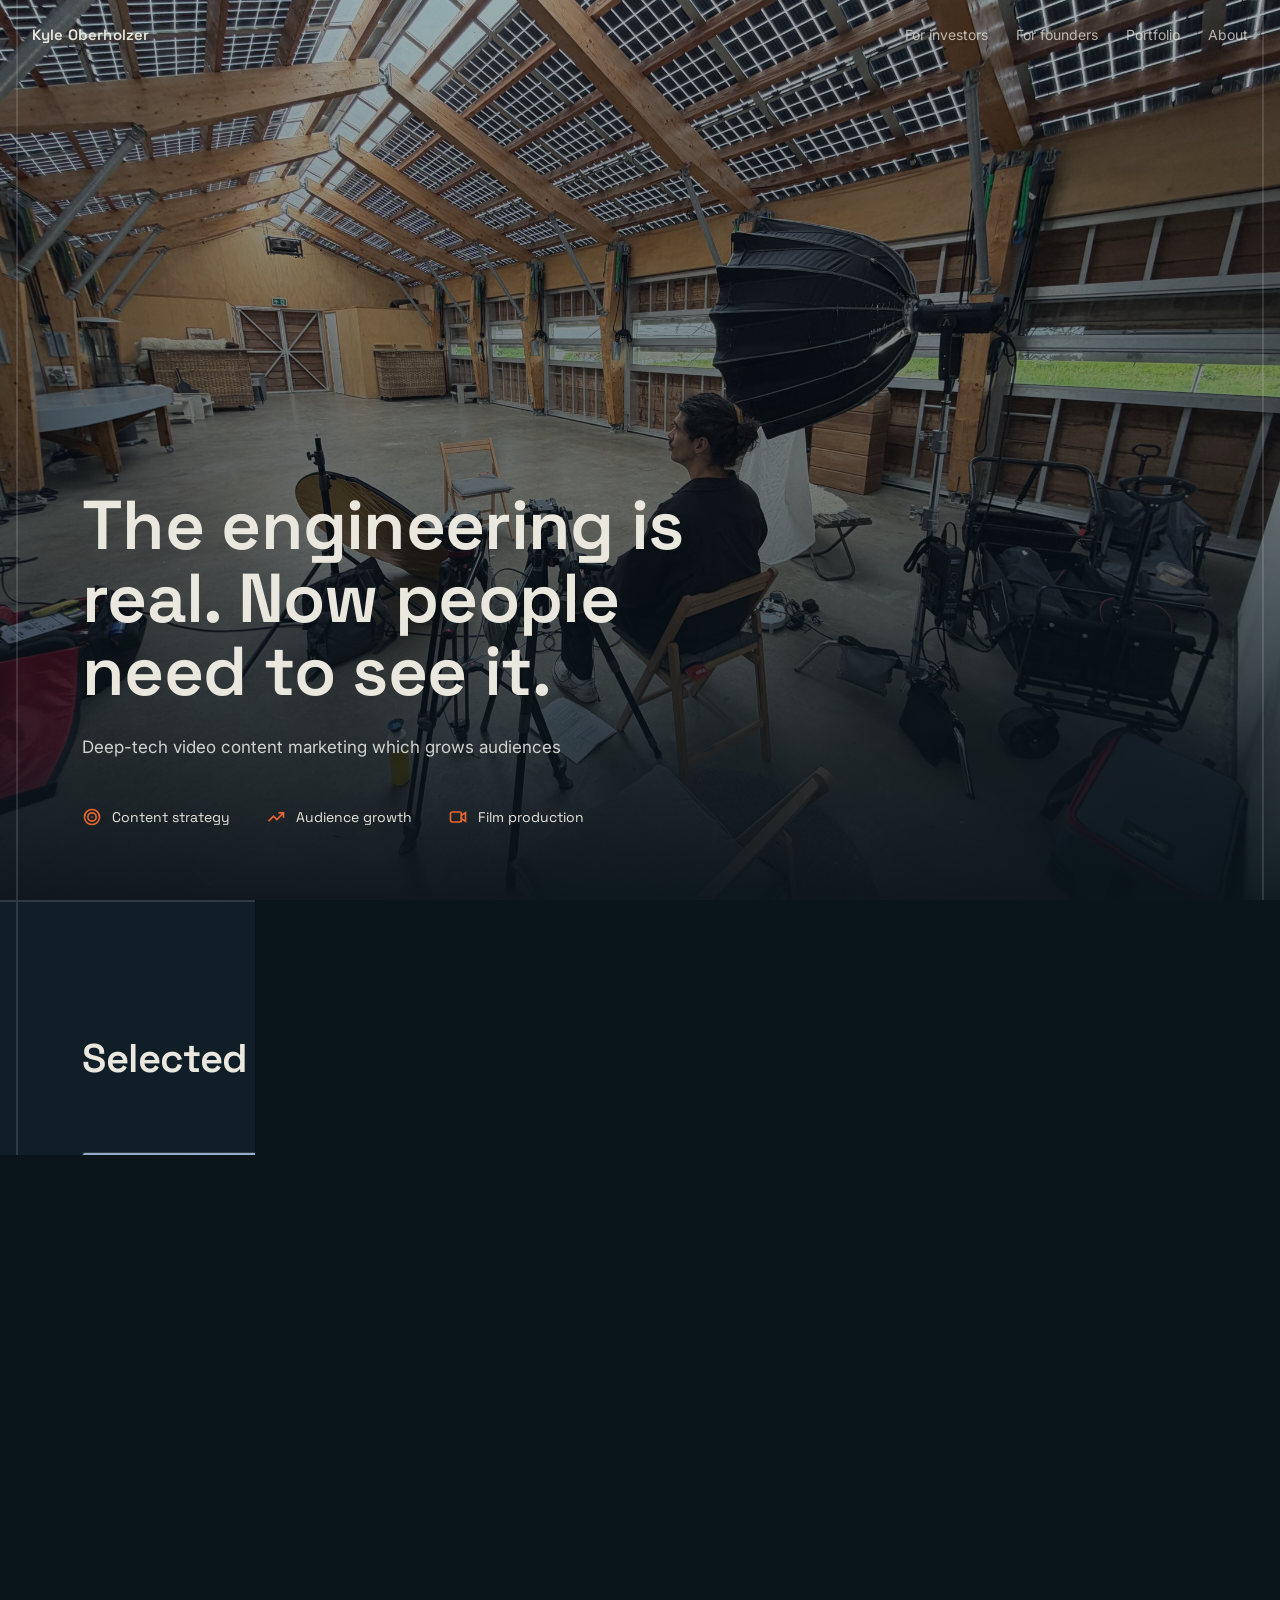
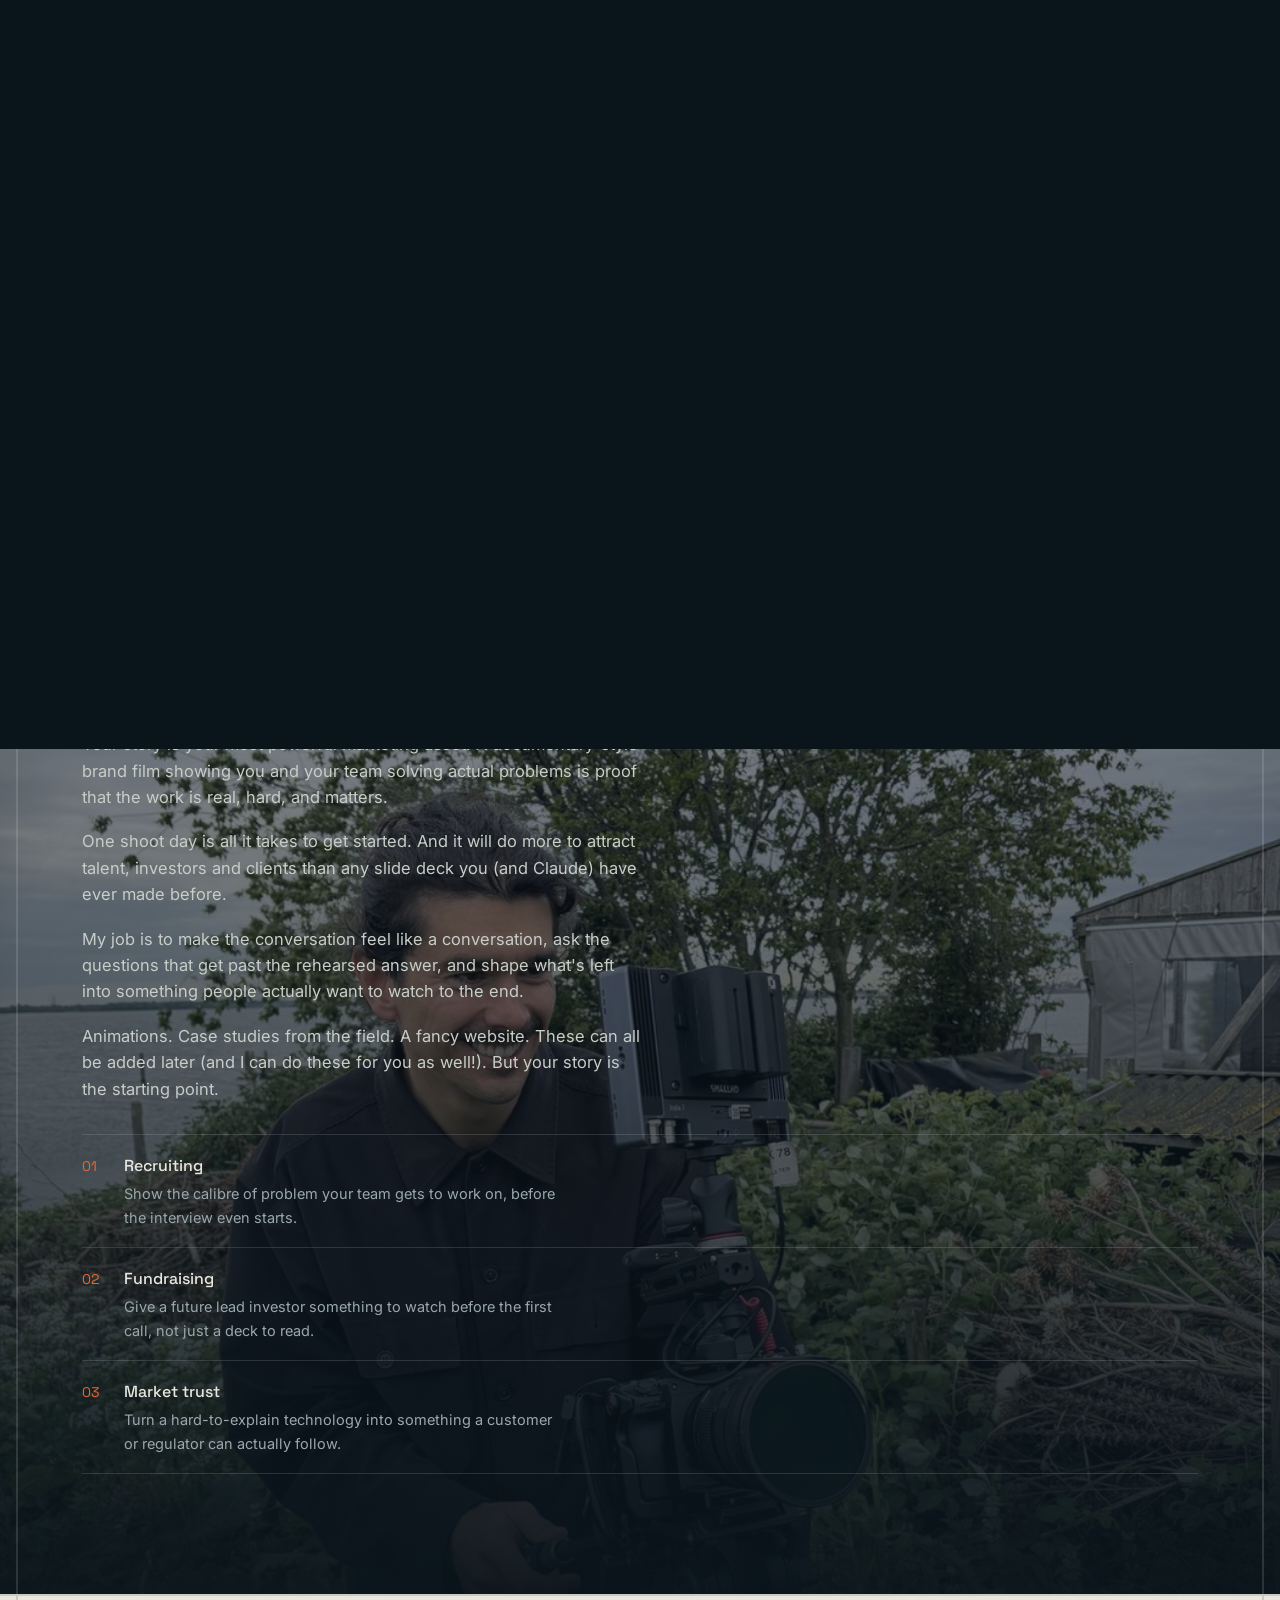
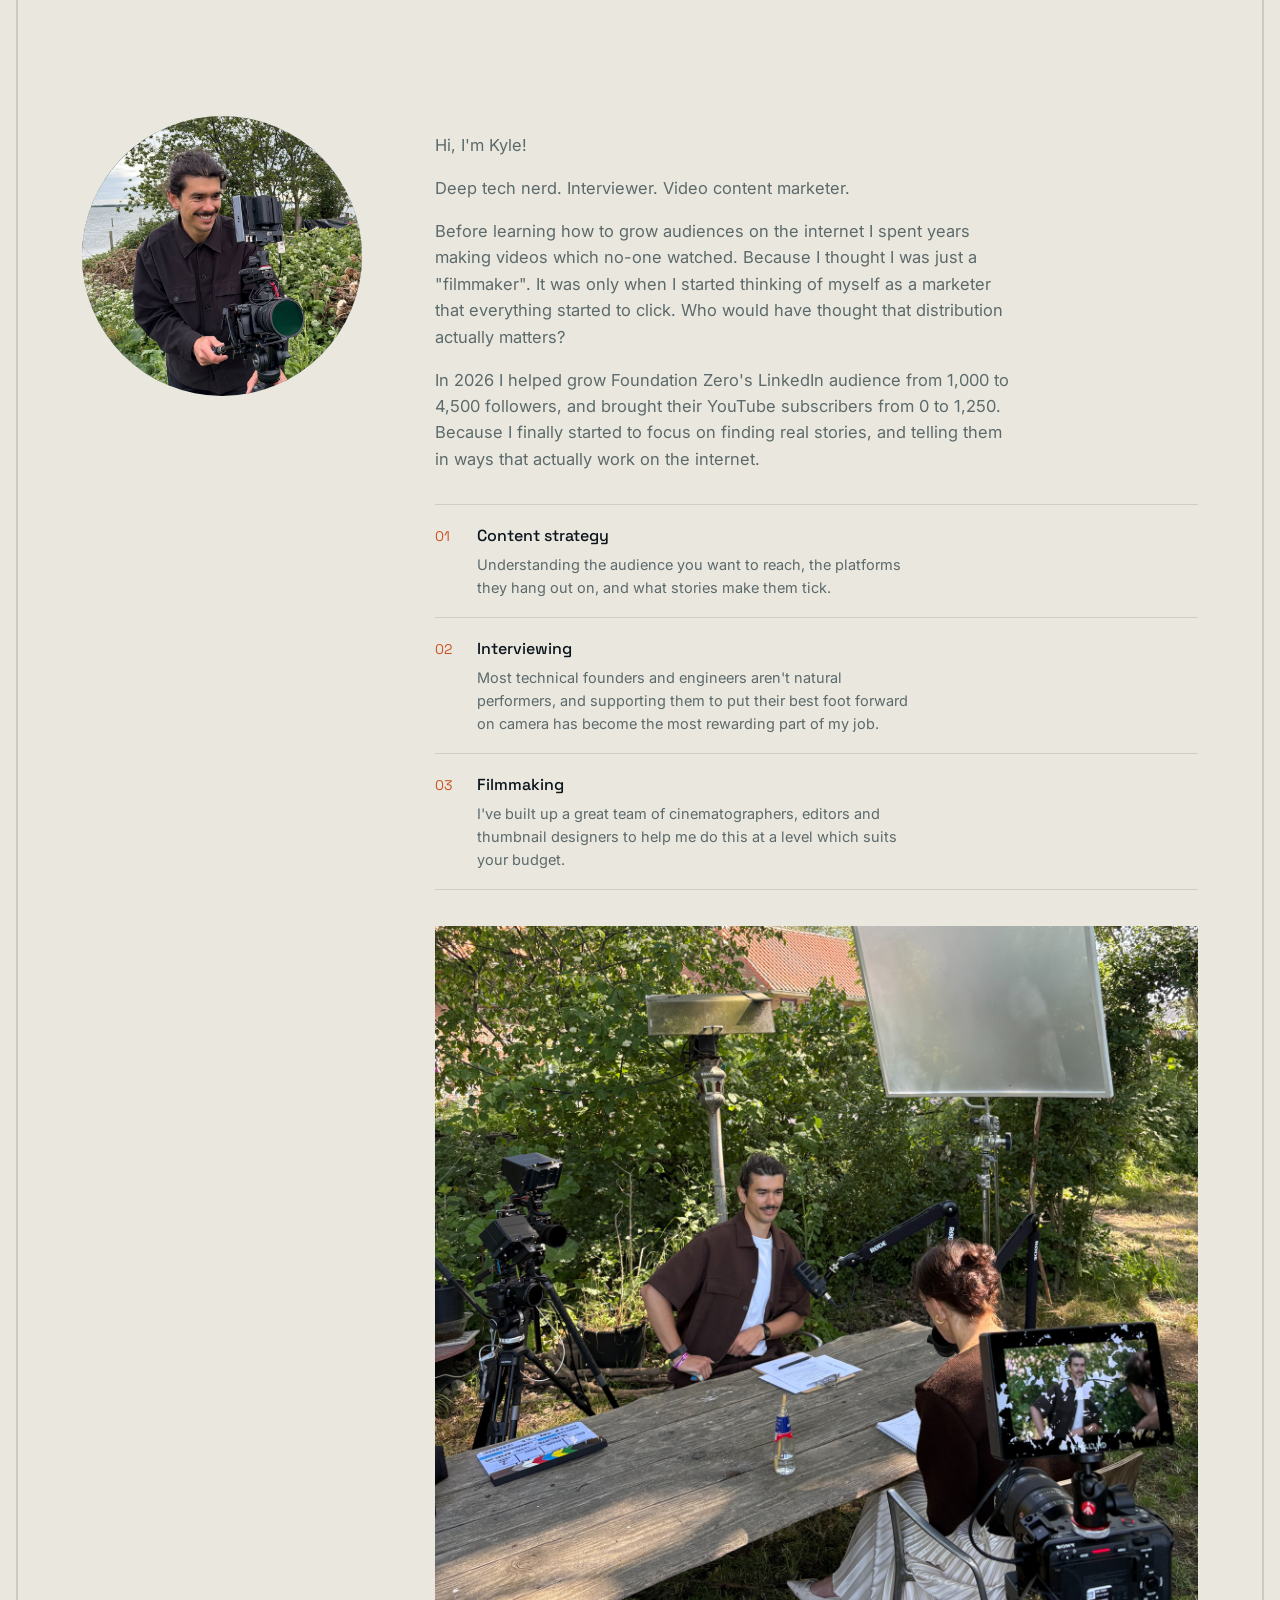
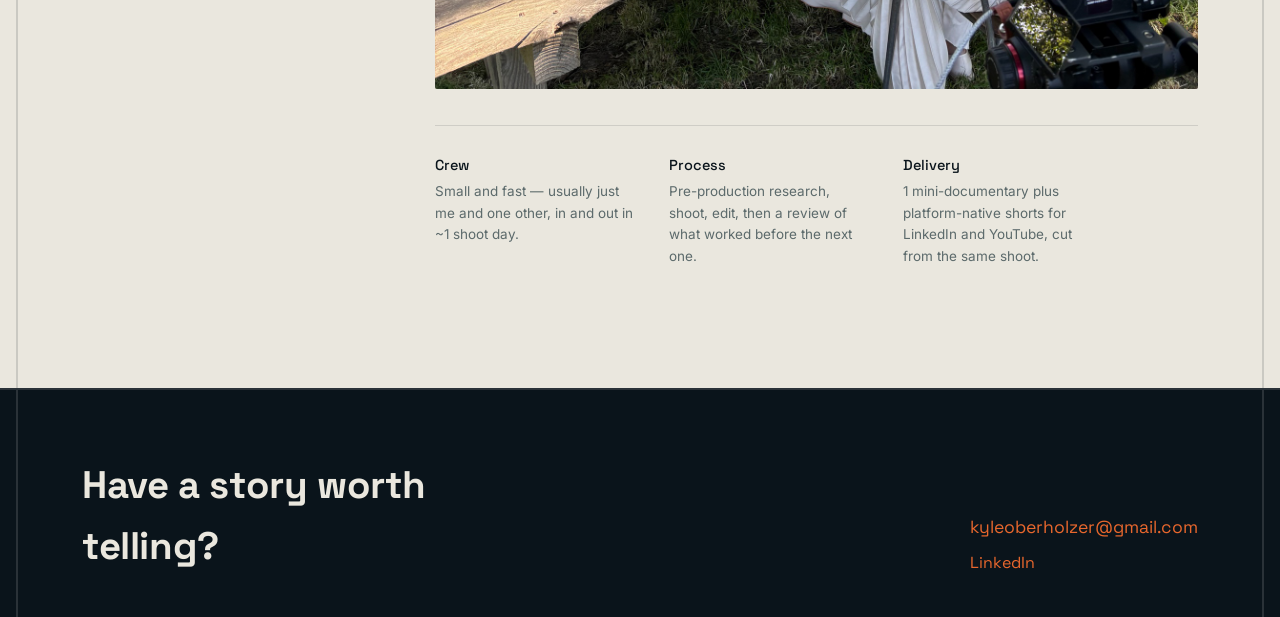
<file: index.html>
<!doctype html>
<html lang="en">
<head>
<meta charset="UTF-8">
<meta name="viewport" content="width=device-width, initial-scale=1.0">
<title>Kyle Oberholzer — Film for deep tech</title>
<meta name="description" content="Founder-led documentaries and platform-native content for deep tech companies and the investors behind them.">
<link rel="preconnect" href="https://fonts.googleapis.com">
<link rel="preconnect" href="https://fonts.gstatic.com" crossorigin>
<link href="https://fonts.googleapis.com/css2?family=Space+Grotesk:wght@400;500;600;700&family=Inter:wght@400;500;600&display=swap" rel="stylesheet">
<link rel="icon" href="/assets/images/site/favicon.svg" type="image/svg+xml">
<link rel="stylesheet" href="assets/css/style.css">
</head>
<body>

<header class="nav">
  <a href="#top" class="nav-mark">Kyle Oberholzer</a>
  <button class="nav-toggle" id="navToggle" aria-expanded="false" aria-controls="navLinks">Menu</button>
  <ul class="nav-links" id="navLinks">
    <li><a href="#investors">For investors</a></li>
    <li><a href="#founders">For founders</a></li>
    <li><a href="work.html">Portfolio</a></li>
    <li><a href="#about">About</a></li>
  </ul>
</header>

<section class="hero" id="top" style="background-image: linear-gradient(180deg, rgba(10,20,27,0.35) 0%, rgba(10,20,27,0.55) 55%, rgba(10,20,27,0.96) 100%), url('assets/images/site/hero-bts.jpg');">
  <div class="hero-inner">
    <h1>The engineering is real. Now people need to see it.</h1>
    <p class="hero-sub">Deep-tech video content marketing which grows audiences</p>
    <div class="hero-services">
      <div class="hero-service">
        <span class="hero-service-icon"><svg viewBox="0 0 24 24" fill="none" stroke="currentColor" stroke-width="2"><circle cx="12" cy="12" r="9"/><circle cx="12" cy="12" r="5"/><circle cx="12" cy="12" r="1" fill="currentColor" stroke="none"/></svg></span>
        Content strategy
      </div>
      <div class="hero-service">
        <span class="hero-service-icon"><svg viewBox="0 0 24 24" fill="none" stroke="currentColor" stroke-width="2"><path d="M3 17l6-6 4 4 8-8"/><path d="M15 7h6v6"/></svg></span>
        Audience growth
      </div>
      <div class="hero-service">
        <span class="hero-service-icon"><svg viewBox="0 0 24 24" fill="none" stroke="currentColor" stroke-width="2"><rect x="3" y="6" width="13" height="12" rx="2"/><path d="M16 10l5-3v10l-5-3z"/></svg></span>
        Film production
      </div>
    </div>
  </div>
</section>

<!-- ============ PORTFOLIO ============ -->
<section class="section dark panel" id="portfolio">
  <div class="wrap">
    <div class="portfolio-head">
      <h2>Selected work</h2>
      <p>Here are some of my recent favourites. Click through to watch them where they shine, on the platform they were made for.</p>
    </div>

    <div class="grid" id="portfolio-grid" data-scope="selected">
      <!-- Cards are rendered here from portfolio-data.json by assets/js/main.js -->
    </div>

    <div class="view-all-wrap">
      <a class="view-all-link" href="work.html">View all work <span aria-hidden="true">→</span></a>
    </div>
  </div>
</section>

<!-- ============ FOR INVESTORS ============ -->
<section class="section dark" id="investors">
  <div class="wrap section-grid">
    <div>
      <p class="audience-rotator-heading">For <span class="audience-rotator-word" data-words="investors,incubators,hubs,family offices">investors</span></p>
      <h2>Your portfolio already has the best stories in the industry. Someone just has to tell them.</h2>
    </div>
    <div class="section-body">
      <p>Founders are building. Investors are investing. And the incredible visual stories of the new world they're creating are being told by…?</p>
      <p>In this new age of media the keys to attention lie in the hands of those with access to the best stories. And you already have the access.</p>
      <p>Founder-led films made with your portfolio companies compound both your authority, and theirs. On your channels. On your own schedule. Techno-optimistic by default.</p>
      <p>It's a media ecosystem which no single stakeholder could build alone.</p>
      <p>That's how the best talent decides you offer more than capital. It's how LPs see your thesis working before the numbers prove it. And it's how the industry learns who you are before you even enter the room. So that when you do, you're already a step ahead.</p>
      <div class="quote-block">Content strategy first. Interviewing second. Filmmaking last.</div>
      <div class="stat-row">
        <div class="stat"><b>1,000 → 4,500</b><span>LinkedIn followers grown in 8 months</span></div>
        <div class="stat"><b>0 → 1,250</b><span>YouTube subscribers in 8 months</span></div>
        <div class="stat"><b>~1</b><span>shoot days per campaign — built for busy portfolio teams</span></div>
      </div>
    </div>
  </div>
</section>

<!-- ============ FOR FOUNDERS ============ -->
<section class="section dark photo" id="founders" style="background-image: radial-gradient(120% 100% at 50% 50%, transparent 40%, rgba(10,20,27,0.7) 100%), linear-gradient(180deg, rgba(10,20,27,0.4) 0%, rgba(10,20,27,0.66) 55%, rgba(10,20,27,0.96) 100%), url('assets/images/site/about-bts.jpg');">
  <div class="wrap">
    <p class="audience-rotator-heading">For <span class="audience-rotator-word" data-words="founders,scaleups,startups">founders</span></p>
    <h2>Everyone wants to see what you're building</h2>
    <div class="section-body">
      <p>Your story is your most powerful marketing asset. A documentary-style brand film showing you and your team solving actual problems is proof that the work is real, hard, and matters.</p>
      <p>One shoot day is all it takes to get started. And it will do more to attract talent, investors and clients than any slide deck you (and Claude) have ever made before.</p>
      <p>My job is to make the conversation feel like a conversation, ask the questions that get past the rehearsed answer, and shape what's left into something people actually want to watch to the end.</p>
      <p>Animations. Case studies from the field. A fancy website. These can all be added later (and I can do these for you as well!). But your story is the starting point.</p>
    </div>
    <ul class="list-plain">
      <li><span class="n">01</span><div><strong>Recruiting</strong><p>Show the calibre of problem your team gets to work on, before the interview even starts.</p></div></li>
      <li><span class="n">02</span><div><strong>Fundraising</strong><p>Give a future lead investor something to watch before the first call, not just a deck to read.</p></div></li>
      <li><span class="n">03</span><div><strong>Market trust</strong><p>Turn a hard-to-explain technology into something a customer or regulator can actually follow.</p></div></li>
    </ul>
  </div>
</section>

<!-- ============ ABOUT ============ -->
<section class="section light" id="about">
  <div class="wrap about-grid">
    <div>
      <div class="about-portrait">
        <img src="assets/images/site/portrait.jpg" alt="Portrait of Kyle Oberholzer holding a camera on a tripod by the water" loading="lazy">
      </div>
    </div>
    <div>
      <div class="about-copy">
        <p>Hi, I'm Kyle!</p>
        <p>Deep tech nerd. Interviewer. Video content marketer.</p>
        <p>Before learning how to grow audiences on the internet I spent years making videos which no-one watched. Because I thought I was just a "filmmaker". It was only when I started thinking of myself as a marketer that everything started to click. Who would have thought that distribution actually matters?</p>
        <p>In 2026 I helped grow Foundation Zero's LinkedIn audience from 1,000 to 4,500 followers, and brought their YouTube subscribers from 0 to 1,250. Because I finally started to focus on finding real stories, and telling them in ways that actually work on the internet.</p>
      </div>
      <ul class="list-plain about-process">
        <li><span class="n">01</span><div><strong>Content strategy</strong><p>Understanding the audience you want to reach, the platforms they hang out on, and what stories make them tick.</p></div></li>
        <li><span class="n">02</span><div><strong>Interviewing</strong><p>Most technical founders and engineers aren't natural performers, and supporting them to put their best foot forward on camera has become the most rewarding part of my job.</p></div></li>
        <li><span class="n">03</span><div><strong>Filmmaking</strong><p>I've built up a great team of cinematographers, editors and thumbnail designers to help me do this at a level which suits your budget.</p></div></li>
      </ul>
      <div class="about-bts">
        <img src="assets/images/site/about-interview.jpg" alt="Kyle interviewing a founder outdoors at a wooden table, boom mics in frame" loading="lazy">
      </div>
      <div class="kit-row">
        <div><strong>Crew</strong>Small and fast — usually just me and one other, in and out in ~1 shoot day.</div>
        <div><strong>Process</strong>Pre-production research, shoot, edit, then a review of what worked before the next one.</div>
        <div><strong>Delivery</strong>1 mini-documentary plus platform-native shorts for LinkedIn and YouTube, cut from the same shoot.</div>
      </div>
    </div>
  </div>
</section>

<footer>
  <div class="wrap">
    <div class="footer-row">
      <div class="footer-cta">
        <h2>Have a story worth telling?</h2>
      </div>
      <div class="footer-links">
        <a class="footer-email" href="mailto:kyleoberholzer@gmail.com">kyleoberholzer@gmail.com</a><br>
        <a class="footer-email footer-email-alt" href="https://www.linkedin.com/in/kyleoberholzer/" target="_blank" rel="noopener noreferrer">LinkedIn</a>
      </div>
    </div>
  </div>
</footer>

<script src="assets/js/main.js"></script>
</body>
</html>
</file>
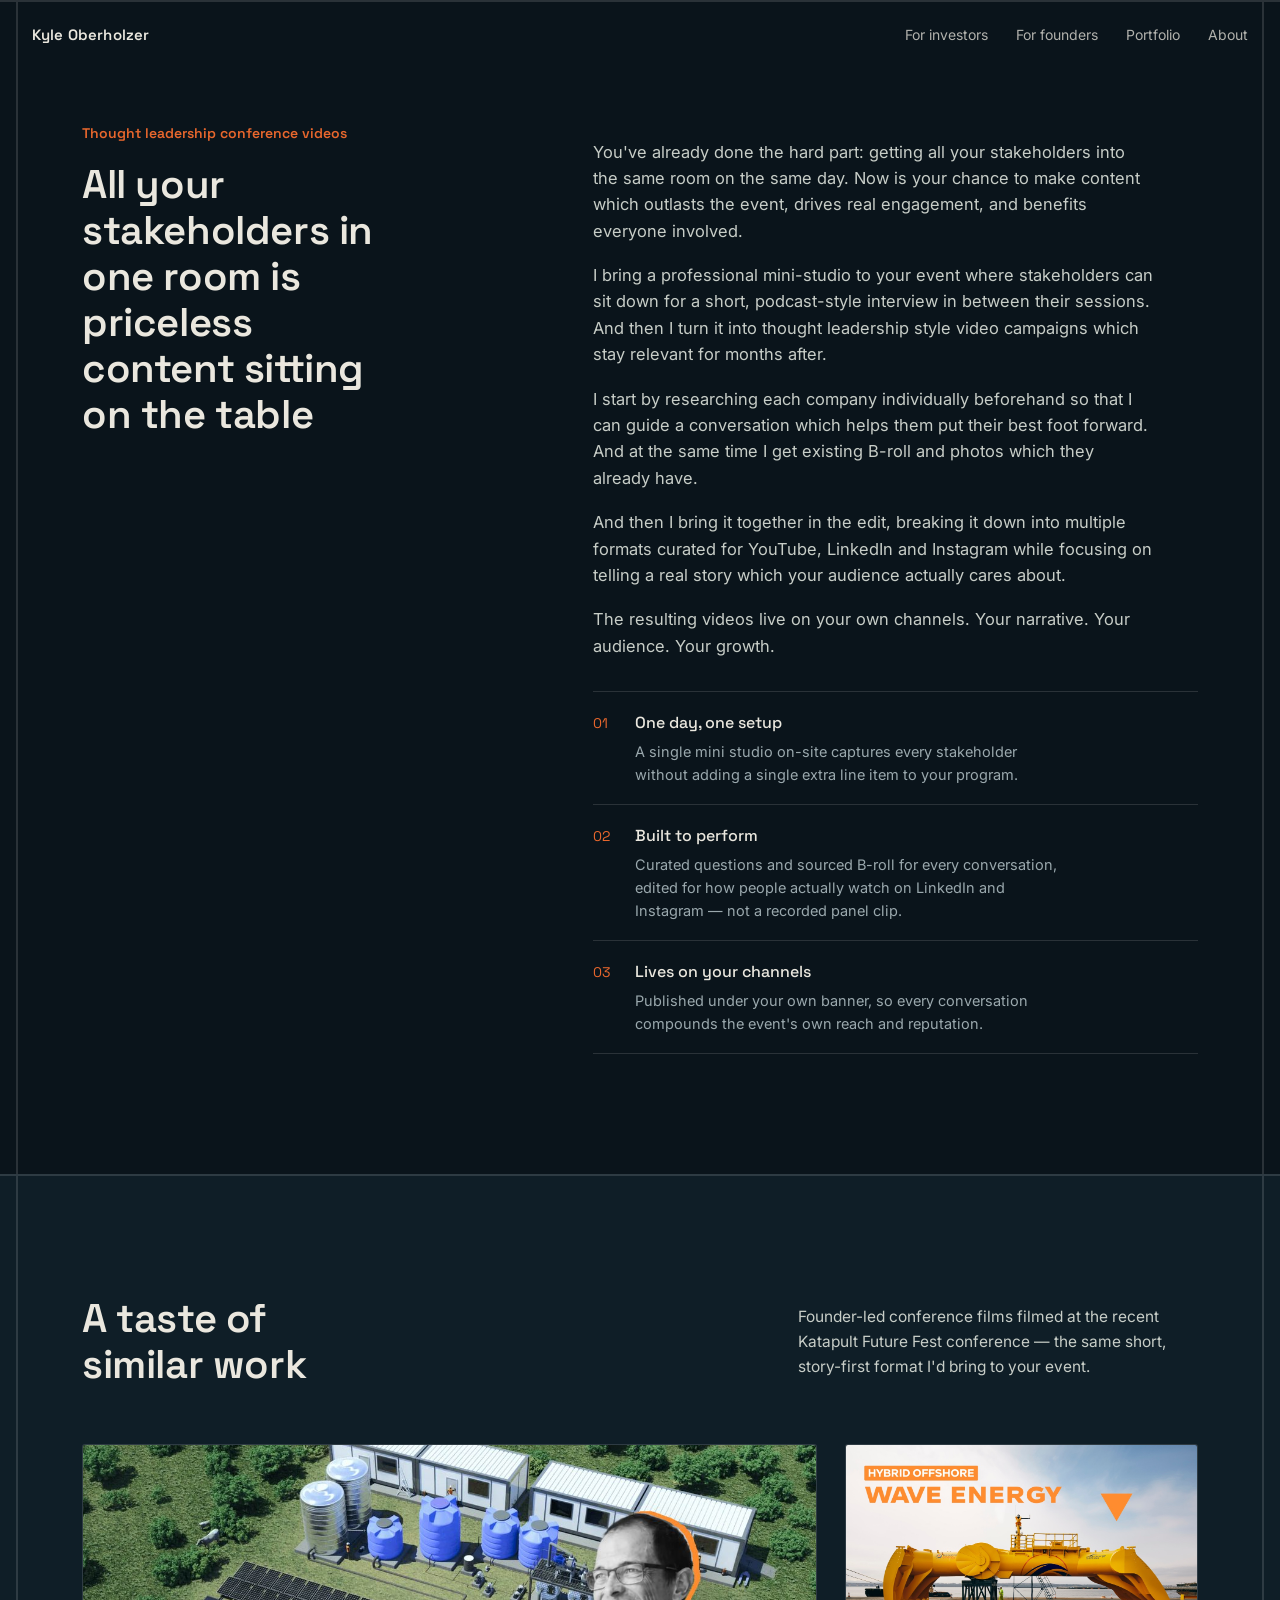
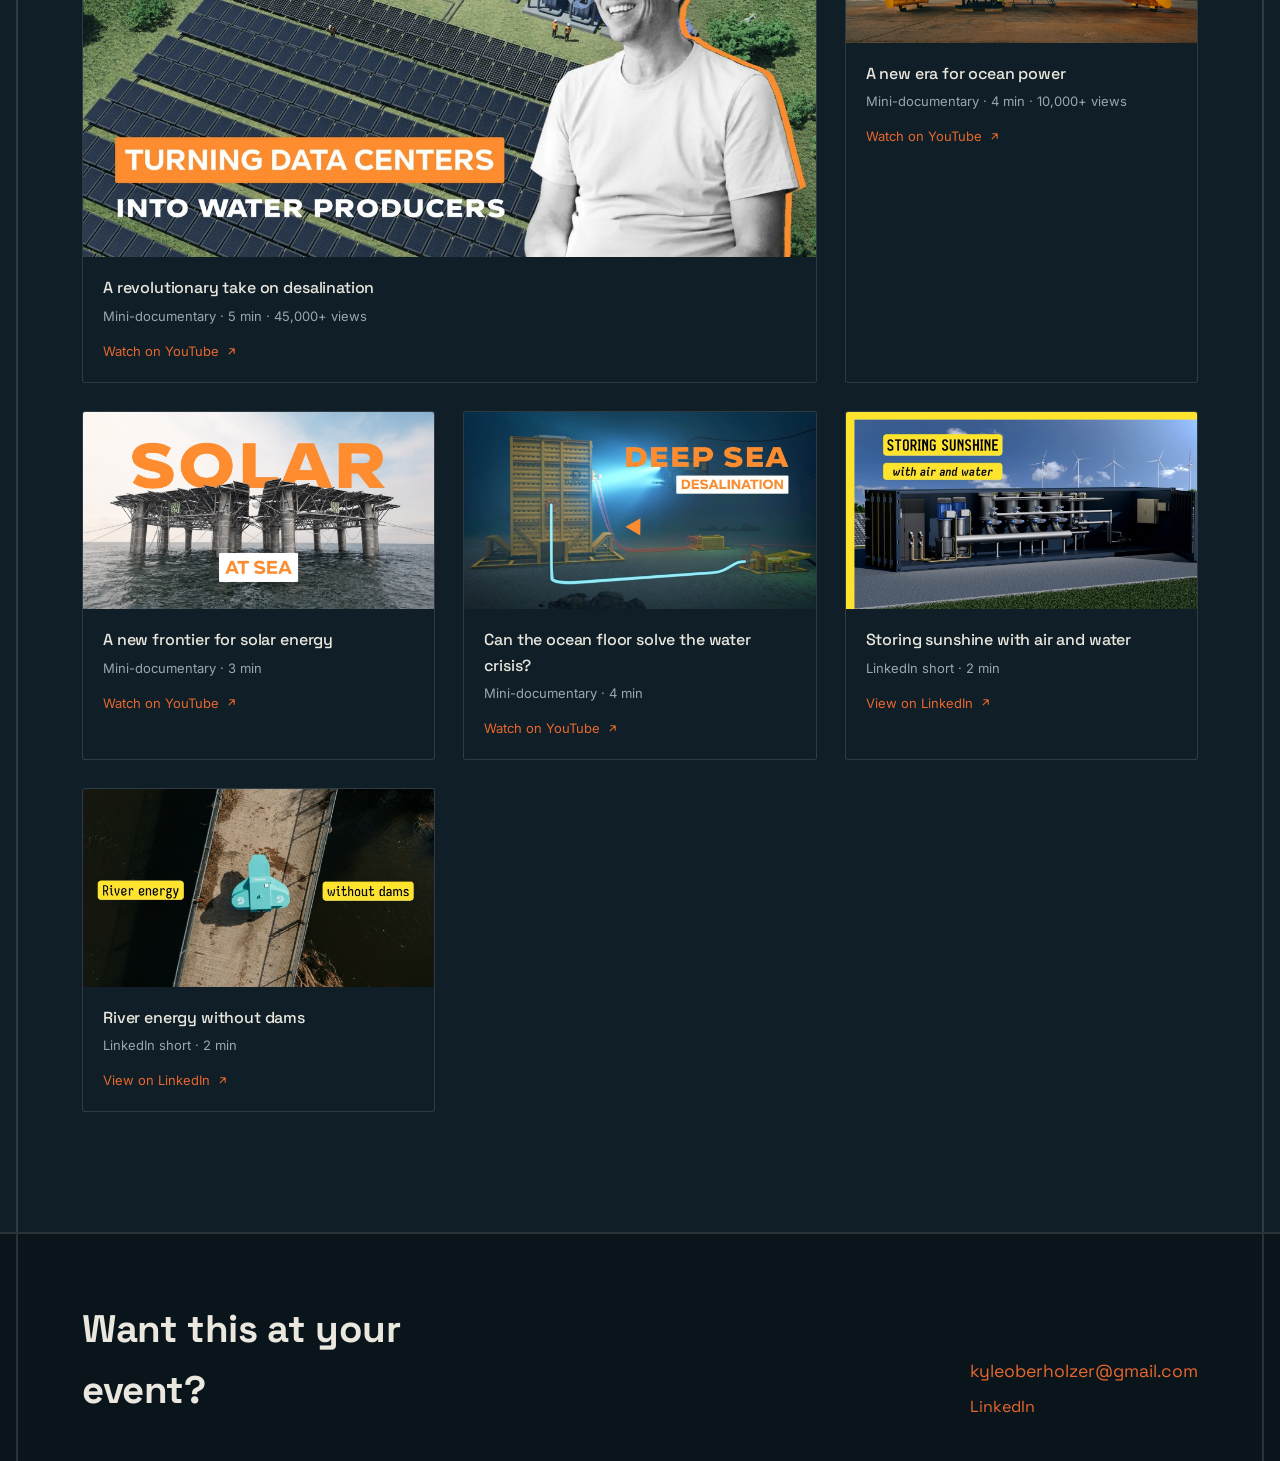
<file: conference/index.html>
<!doctype html>
<html lang="en">
<head>
<meta charset="UTF-8">
<meta name="viewport" content="width=device-width, initial-scale=1.0">
<title>Thought leadership conference videos — Kyle Oberholzer</title>
<meta name="description" content="Turn everyone in the room at your conference into premium video content, filmed on-site and published on your own channels.">
<meta name="robots" content="noindex, nofollow">
<link rel="preconnect" href="https://fonts.googleapis.com">
<link rel="preconnect" href="https://fonts.gstatic.com" crossorigin>
<link href="https://fonts.googleapis.com/css2?family=Space+Grotesk:wght@400;500;600;700&family=Inter:wght@400;500;600&display=swap" rel="stylesheet">
<link rel="icon" href="/assets/images/site/favicon.svg" type="image/svg+xml">
<link rel="stylesheet" href="../assets/css/style.css">
</head>
<body>

<header class="nav">
  <a href="../index.html#top" class="nav-mark">Kyle Oberholzer</a>
  <button class="nav-toggle" id="navToggle" aria-expanded="false" aria-controls="navLinks">Menu</button>
  <ul class="nav-links" id="navLinks">
    <li><a href="../index.html#investors">For investors</a></li>
    <li><a href="../index.html#founders">For founders</a></li>
    <li><a href="../work.html">Portfolio</a></li>
    <li><a href="../index.html#about">About</a></li>
  </ul>
</header>

<!-- ============ PITCH ============ -->
<section class="section dark" id="top">
  <div class="wrap section-grid">
    <div>
      <p class="hero-eyebrow">Thought leadership conference videos</p>
      <h2>All your stakeholders in one room is priceless content sitting on the table</h2>
    </div>
    <div class="section-body">
      <p>You've already done the hard part: getting all your stakeholders into the same room on the same day. Now is your chance to make content which outlasts the event, drives real engagement, and benefits everyone involved.</p>
      <p>I bring a professional mini-studio to your event where stakeholders can sit down for a short, podcast-style interview in between their sessions. And then I turn it into thought leadership style video campaigns which stay relevant for months after.</p>
      <p>I start by researching each company individually beforehand so that I can guide a conversation which helps them put their best foot forward. And at the same time I get existing B-roll and photos which they already have.</p>
      <p>And then I bring it together in the edit, breaking it down into multiple formats curated for YouTube, LinkedIn and Instagram while focusing on telling a real story which your audience actually cares about.</p>
      <p>The resulting videos live on your own channels. Your narrative. Your audience. Your growth.</p>
      <ul class="list-plain">
        <li><span class="n">01</span><div><strong>One day, one setup</strong><p>A single mini studio on-site captures every stakeholder without adding a single extra line item to your program.</p></div></li>
        <li><span class="n">02</span><div><strong>Built to perform</strong><p>Curated questions and sourced B-roll for every conversation, edited for how people actually watch on LinkedIn and Instagram — not a recorded panel clip.</p></div></li>
        <li><span class="n">03</span><div><strong>Lives on your channels</strong><p>Published under your own banner, so every conversation compounds the event's own reach and reputation.</p></div></li>
      </ul>
    </div>
  </div>
</section>

<!-- ============ PROOF ============ -->
<section class="section dark panel" id="portfolio">
  <div class="wrap">
    <div class="portfolio-head">
      <h2>A taste of similar work</h2>
      <p>Founder-led conference films filmed at the recent Katapult Future Fest conference — the same short, story-first format I'd bring to your event.</p>
    </div>

    <div class="grid" id="portfolio-grid" data-scope="katapult">
      <!-- Cards are rendered here from portfolio-data.json by assets/js/main.js -->
    </div>
  </div>
</section>

<footer>
  <div class="wrap">
    <div class="footer-row">
      <div class="footer-cta">
        <h2>Want this at your event?</h2>
      </div>
      <div class="footer-links">
        <a class="footer-email" href="mailto:kyleoberholzer@gmail.com">kyleoberholzer@gmail.com</a><br>
        <a class="footer-email footer-email-alt" href="https://www.linkedin.com/in/kyleoberholzer/" target="_blank" rel="noopener noreferrer">LinkedIn</a>
      </div>
    </div>
  </div>
</footer>

<script src="../assets/js/main.js"></script>
</body>
</html>
</file>
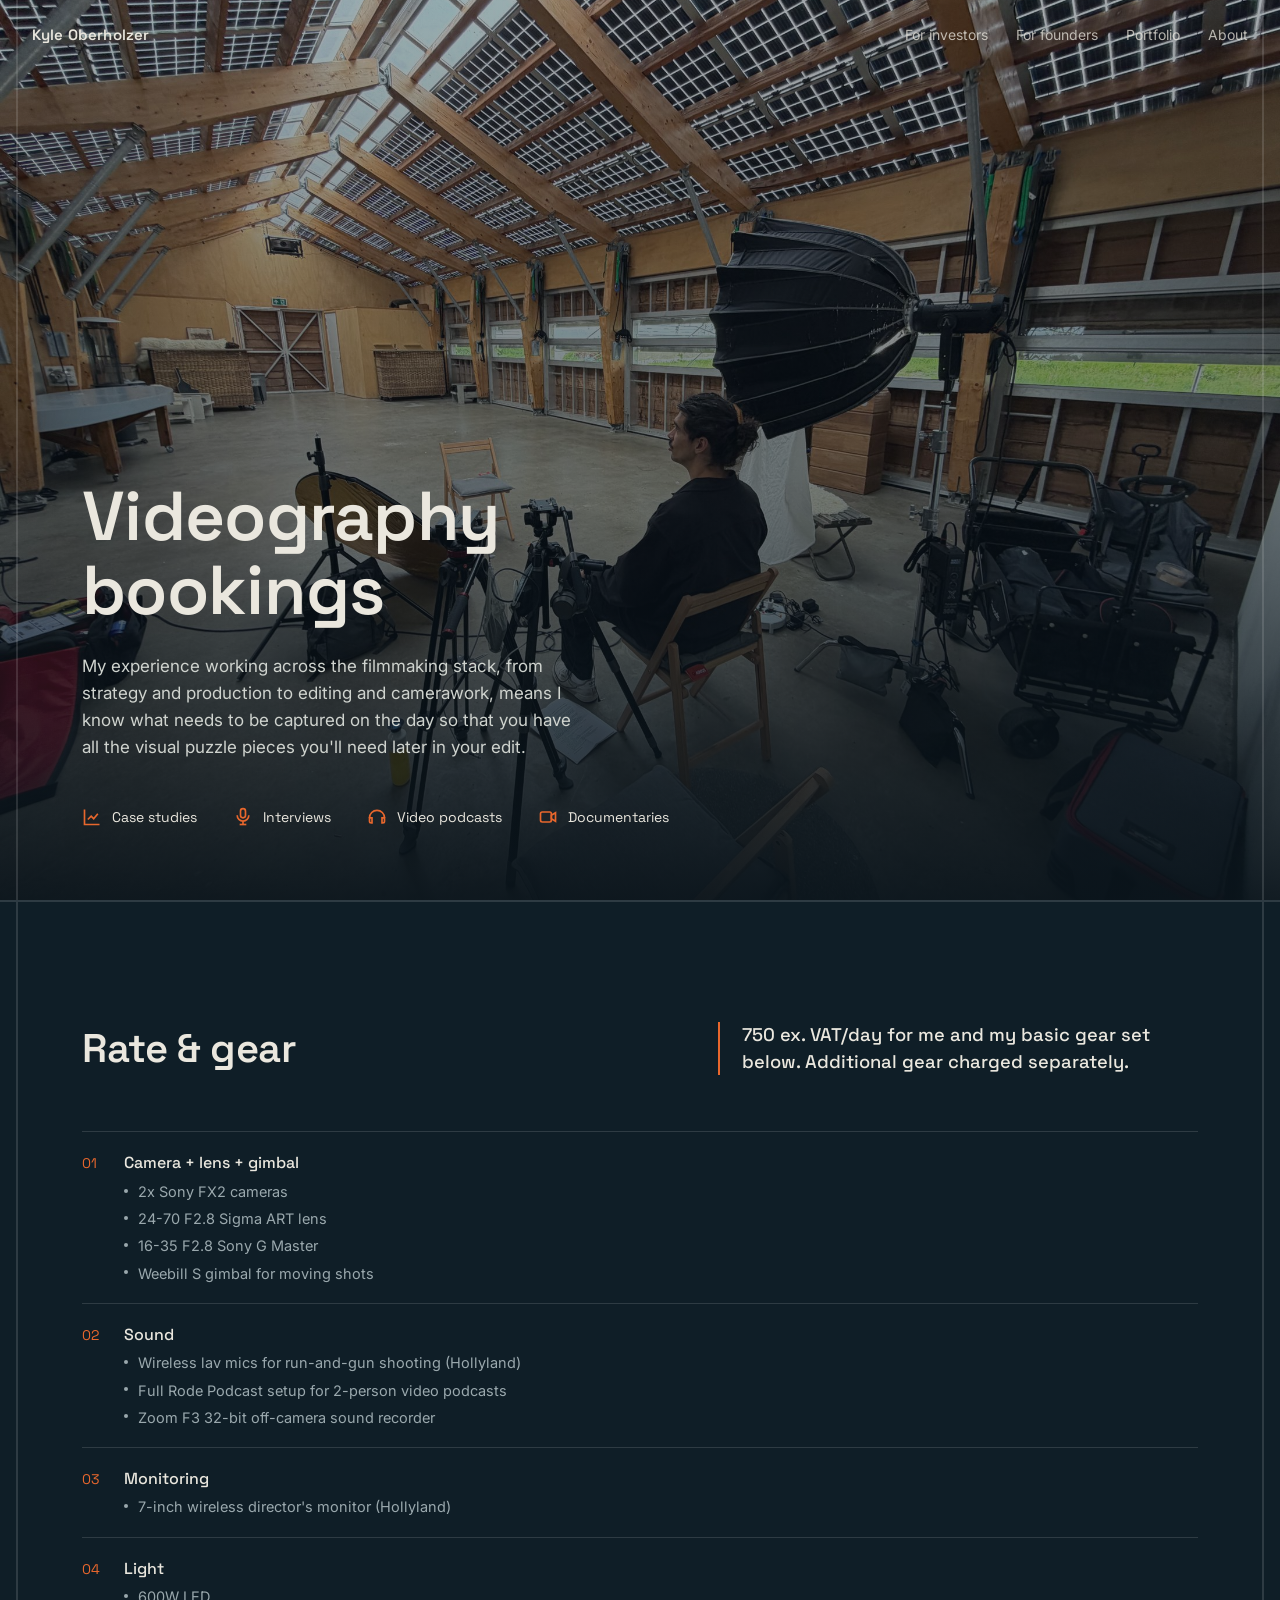
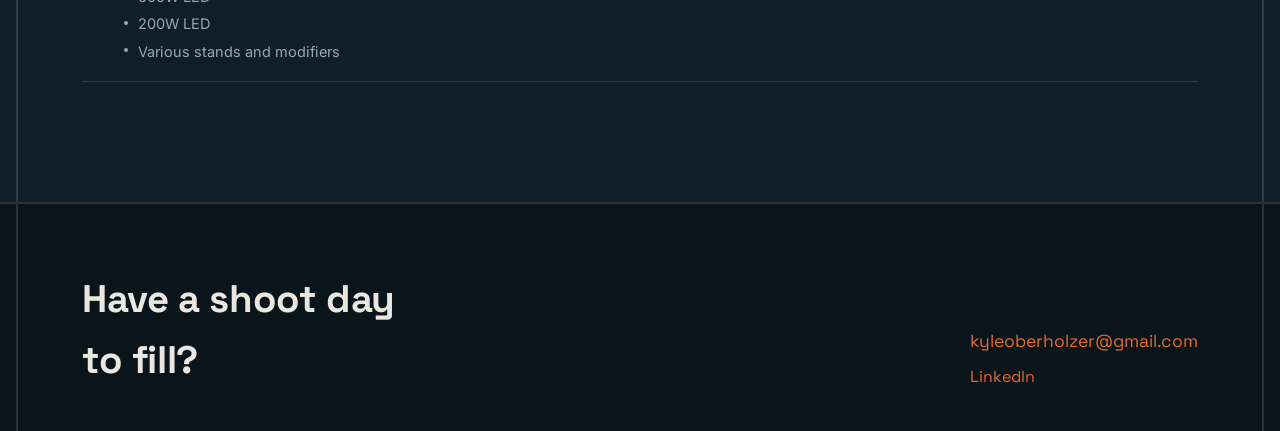
<file: videography/index.html>
<!doctype html>
<html lang="en">
<head>
<meta charset="UTF-8">
<meta name="viewport" content="width=device-width, initial-scale=1.0">
<title>Videography — Kyle Oberholzer</title>
<meta name="description" content="Kyle Oberholzer — available for videography bookings.">
<meta name="robots" content="noindex, nofollow">
<link rel="preconnect" href="https://fonts.googleapis.com">
<link rel="preconnect" href="https://fonts.gstatic.com" crossorigin>
<link href="https://fonts.googleapis.com/css2?family=Space+Grotesk:wght@400;500;600;700&family=Inter:wght@400;500;600&display=swap" rel="stylesheet">
<link rel="icon" href="/assets/images/site/favicon.svg" type="image/svg+xml">
<link rel="stylesheet" href="../assets/css/style.css">
</head>
<body>

<header class="nav">
  <a href="../index.html#top" class="nav-mark">Kyle Oberholzer</a>
  <button class="nav-toggle" id="navToggle" aria-expanded="false" aria-controls="navLinks">Menu</button>
  <ul class="nav-links" id="navLinks">
    <li><a href="../index.html#investors">For investors</a></li>
    <li><a href="../index.html#founders">For founders</a></li>
    <li><a href="../work.html">Portfolio</a></li>
    <li><a href="../index.html#about">About</a></li>
  </ul>
</header>

<!-- ============ HERO ============ -->
<section class="hero" id="top" style="background-image: linear-gradient(180deg, rgba(10,20,27,0.35) 0%, rgba(10,20,27,0.55) 55%, rgba(10,20,27,0.96) 100%), url('../assets/images/site/hero-bts.jpg');">
  <div class="hero-inner">
    <h1>Videography bookings</h1>
    <p class="hero-sub">My experience working across the filmmaking stack, from strategy and production to editing and camerawork, means I know what needs to be captured on the day so that you have all the visual puzzle pieces you'll need later in your edit.</p>
    <div class="hero-services">
      <div class="hero-service">
        <span class="hero-service-icon"><svg viewBox="0 0 24 24" fill="none" stroke="currentColor" stroke-width="2"><path d="M3 3v18h18"/><path d="M7 15l4-4 3 3 5-6"/></svg></span>
        Case studies
      </div>
      <div class="hero-service">
        <span class="hero-service-icon"><svg viewBox="0 0 24 24" fill="none" stroke="currentColor" stroke-width="2"><rect x="9" y="2" width="6" height="11" rx="3"/><path d="M5 10a7 7 0 0 0 14 0"/><path d="M12 17v4"/><path d="M8 21h8"/></svg></span>
        Interviews
      </div>
      <div class="hero-service">
        <span class="hero-service-icon"><svg viewBox="0 0 24 24" fill="none" stroke="currentColor" stroke-width="2"><path d="M3 13a9 9 0 0 1 18 0"/><path d="M21 13v4a2 2 0 0 1-2 2h-1v-6h3z"/><path d="M3 13v4a2 2 0 0 0 2 2h1v-6H3z"/></svg></span>
        Video podcasts
      </div>
      <div class="hero-service">
        <span class="hero-service-icon"><svg viewBox="0 0 24 24" fill="none" stroke="currentColor" stroke-width="2"><rect x="3" y="6" width="13" height="12" rx="2"/><path d="M16 10l5-3v10l-5-3z"/></svg></span>
        Documentaries
      </div>
    </div>
  </div>
</section>

<!-- ============ RATE & GEAR ============ -->
<section class="section dark panel" id="gear">
  <div class="wrap">
    <div class="portfolio-head">
      <h2>Rate &amp; gear</h2>
      <div class="quote-block">750 ex. VAT/day for me and my basic gear set below. Additional gear charged separately.</div>
    </div>

    <ul class="list-plain">
      <li><span class="n">01</span><div><strong>Camera + lens + gimbal</strong>
        <ul class="gear-list">
          <li>2x Sony FX2 cameras</li>
          <li>24-70 F2.8 Sigma ART lens</li>
          <li>16-35 F2.8 Sony G Master</li>
          <li>Weebill S gimbal for moving shots</li>
        </ul>
      </div></li>
      <li><span class="n">02</span><div><strong>Sound</strong>
        <ul class="gear-list">
          <li>Wireless lav mics for run-and-gun shooting (Hollyland)</li>
          <li>Full Rode Podcast setup for 2-person video podcasts</li>
          <li>Zoom F3 32-bit off-camera sound recorder</li>
        </ul>
      </div></li>
      <li><span class="n">03</span><div><strong>Monitoring</strong>
        <ul class="gear-list">
          <li>7-inch wireless director's monitor (Hollyland)</li>
        </ul>
      </div></li>
      <li><span class="n">04</span><div><strong>Light</strong>
        <ul class="gear-list">
          <li>600W LED</li>
          <li>200W LED</li>
          <li>Various stands and modifiers</li>
        </ul>
      </div></li>
    </ul>
  </div>
</section>

<footer>
  <div class="wrap">
    <div class="footer-row">
      <div class="footer-cta">
        <h2>Have a shoot day to fill?</h2>
      </div>
      <div class="footer-links">
        <a class="footer-email" href="mailto:kyleoberholzer@gmail.com">kyleoberholzer@gmail.com</a><br>
        <a class="footer-email footer-email-alt" href="https://www.linkedin.com/in/kyleoberholzer/" target="_blank" rel="noopener noreferrer">LinkedIn</a>
      </div>
    </div>
  </div>
</footer>

<script src="../assets/js/main.js"></script>
</body>
</html>
</file>
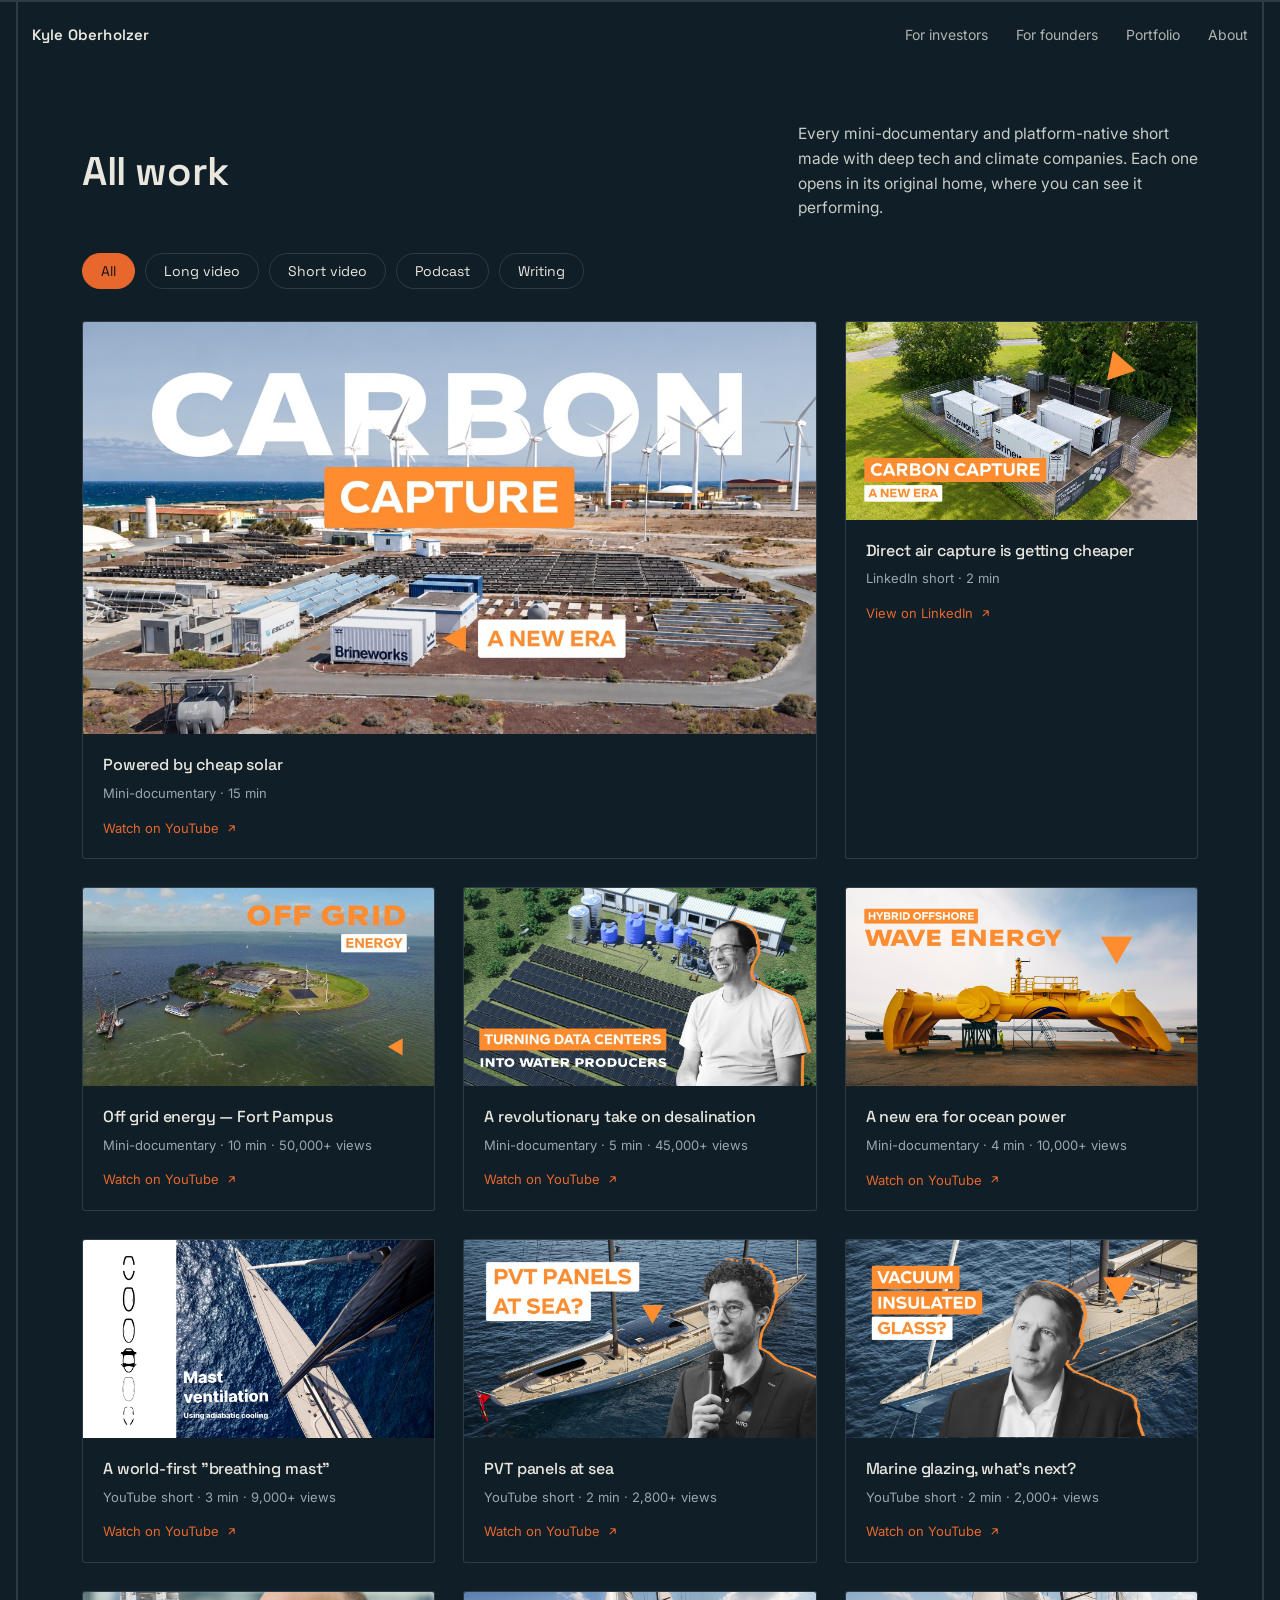
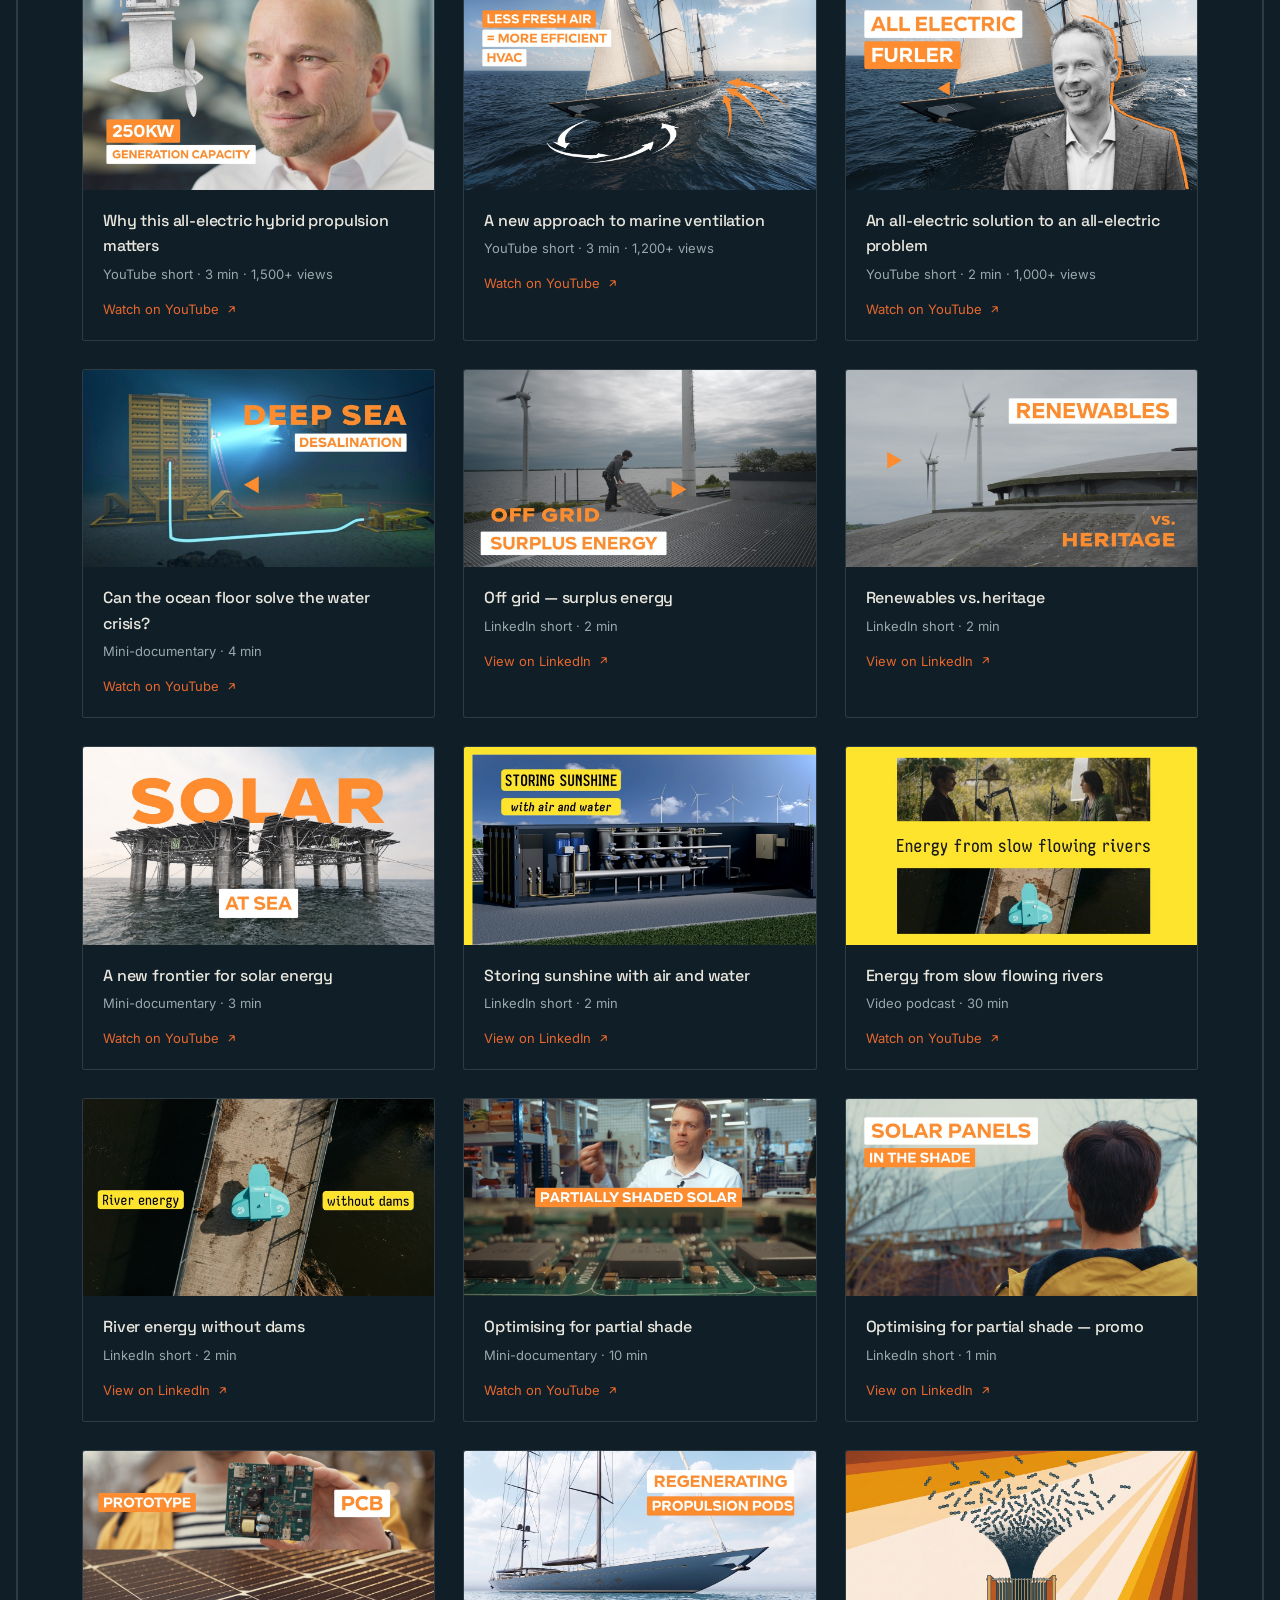
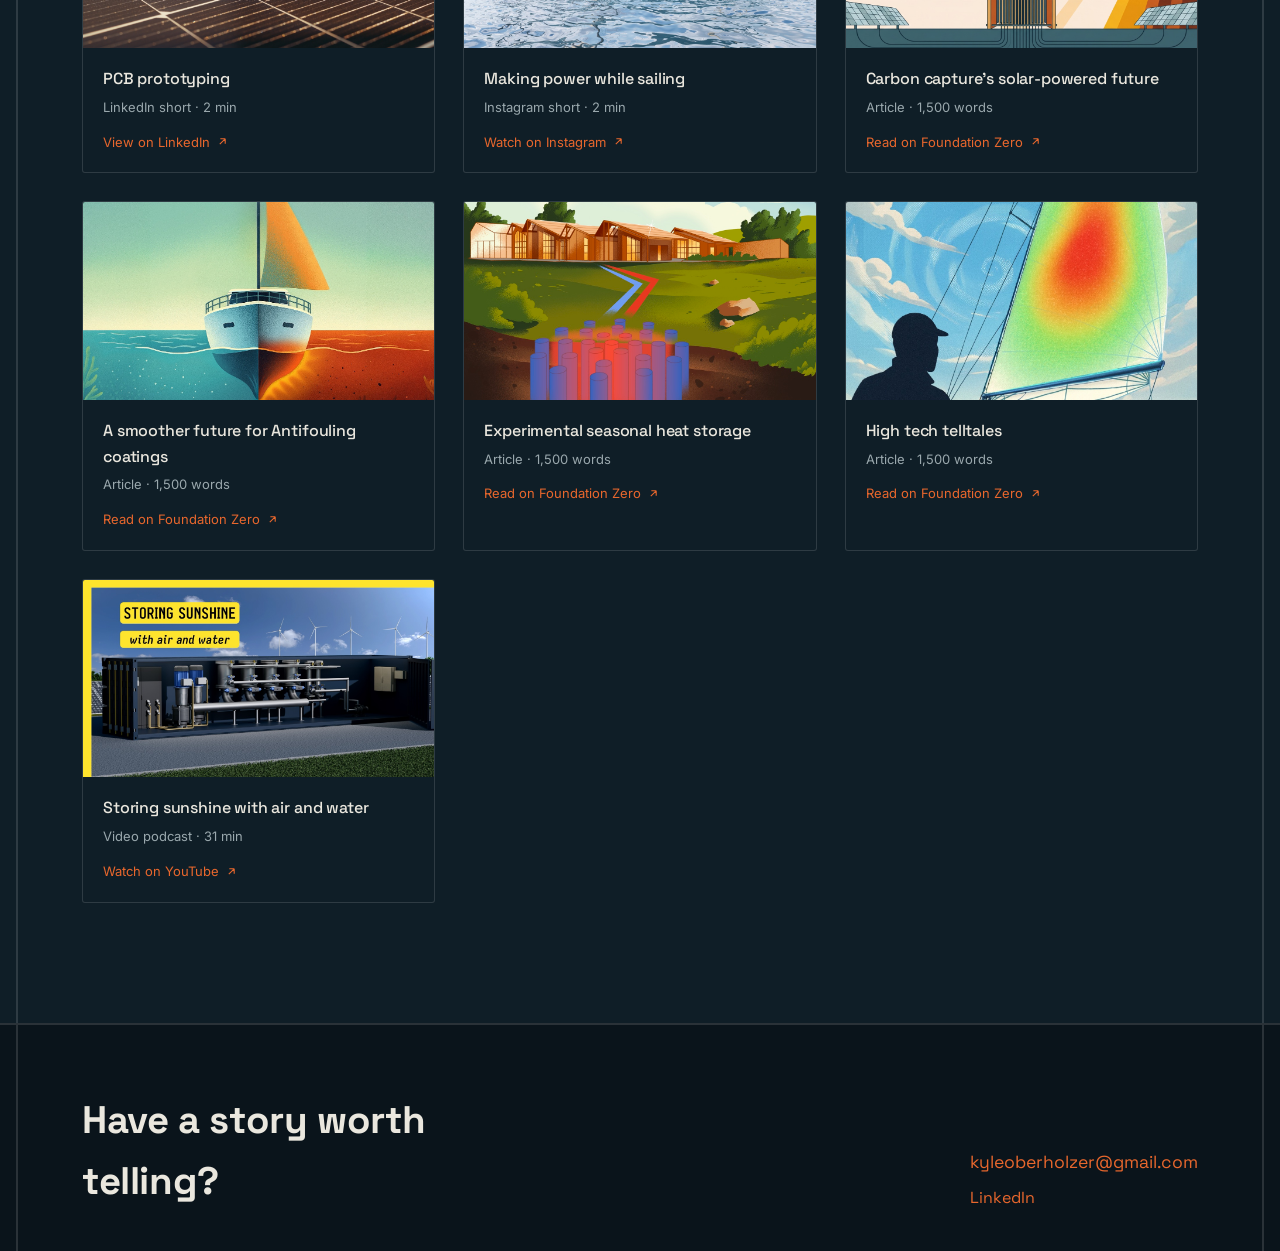
<file: work.html>
<!doctype html>
<html lang="en">
<head>
<meta charset="UTF-8">
<meta name="viewport" content="width=device-width, initial-scale=1.0">
<title>All work — Kyle Oberholzer</title>
<meta name="description" content="Every mini-documentary and platform-native short made by Kyle Oberholzer for deep tech and climate companies.">
<link rel="preconnect" href="https://fonts.googleapis.com">
<link rel="preconnect" href="https://fonts.gstatic.com" crossorigin>
<link href="https://fonts.googleapis.com/css2?family=Space+Grotesk:wght@400;500;600;700&family=Inter:wght@400;500;600&display=swap" rel="stylesheet">
<link rel="icon" href="/assets/images/site/favicon.svg" type="image/svg+xml">
<link rel="stylesheet" href="assets/css/style.css">
</head>
<body>

<header class="nav">
  <a href="index.html#top" class="nav-mark">Kyle Oberholzer</a>
  <button class="nav-toggle" id="navToggle" aria-expanded="false" aria-controls="navLinks">Menu</button>
  <ul class="nav-links" id="navLinks">
    <li><a href="index.html#investors">For investors</a></li>
    <li><a href="index.html#founders">For founders</a></li>
    <li><a href="work.html">Portfolio</a></li>
    <li><a href="index.html#about">About</a></li>
  </ul>
</header>

<!-- ============ ALL WORK ============ -->
<section class="section dark panel" id="portfolio">
  <div class="wrap">
    <div class="portfolio-head">
      <h2>All work</h2>
      <p>Every mini-documentary and platform-native short made with deep tech and climate companies. Each one opens in its original home, where you can see it performing.</p>
    </div>

    <div class="filter-pills" id="filter-pills" role="group" aria-label="Filter work"></div>

    <div class="grid" id="portfolio-grid" data-scope="all">
      <!-- Cards are rendered here from portfolio-data.json by assets/js/main.js -->
    </div>
  </div>
</section>

<footer>
  <div class="wrap">
    <div class="footer-row">
      <div class="footer-cta">
        <h2>Have a story worth telling?</h2>
      </div>
      <div class="footer-links">
        <a class="footer-email" href="mailto:kyleoberholzer@gmail.com">kyleoberholzer@gmail.com</a><br>
        <a class="footer-email footer-email-alt" href="https://www.linkedin.com/in/kyleoberholzer/" target="_blank" rel="noopener noreferrer">LinkedIn</a>
      </div>
    </div>
  </div>
</footer>

<script src="assets/js/main.js"></script>
</body>
</html>
</file>
<file: assets/css/style.css>
:root{
    --navy-950:#0a141b;
    --navy-900:#0f1e27;
    --navy-800:#152a34;
    --line-on-dark:rgba(234,235,230,0.14);
    --paper:#eae7de;
    --paper-2:#dedad0;
    --ink:#0a141b;
    --muted-dark:#9aa8ad;
    --muted-light:#5c6a6b;
    --orange:#e8672d;
    --orange-dim:#c95524;
    --maxw:1180px;
  }

  *{box-sizing:border-box;}
  html{scroll-behavior:smooth;}
  @media (prefers-reduced-motion: reduce){
    html{scroll-behavior:auto;}
    *{animation-duration:0.01ms !important; transition-duration:0.01ms !important;}
  }

  body{
    margin:0;
    background:var(--navy-950);
    color:var(--paper);
    font-family:'Inter',sans-serif;
    font-size:16px;
    line-height:1.6;
    -webkit-font-smoothing:antialiased;
  }

  h1,h2,h3{
    font-family:'Space Grotesk',sans-serif;
    margin:0;
    letter-spacing:-0.01em;
  }

  a{color:inherit;}
  img{display:block; max-width:100%;}

  a:focus-visible, button:focus-visible{
    outline:2px solid var(--orange);
    outline-offset:3px;
  }

  .wrap{
    max-width:var(--maxw);
    margin:0 auto;
    padding:0 32px;
  }

  /* ---------- NAV ---------- */
  .nav{
    position:fixed;
    top:0; left:0; right:0;
    z-index:50;
    display:flex;
    align-items:center;
    justify-content:space-between;
    padding:22px 32px;
    mix-blend-mode:normal;
    background:transparent;
    backdrop-filter:none;
    box-shadow:none;
    transition:background-color 0.35s ease, backdrop-filter 0.35s ease, box-shadow 0.35s ease;
  }
  .nav.scrolled{
    background:rgba(10,20,27,0.82);
    backdrop-filter:blur(10px);
    box-shadow:0 1px 0 rgba(234,235,230,0.08);
  }
  .nav-mark{
    font-family:'Space Grotesk',sans-serif;
    font-weight:600;
    font-size:15px;
    color:var(--paper);
    text-decoration:none;
    letter-spacing:0.01em;
  }
  .nav-links{
    display:flex;
    gap:28px;
    list-style:none;
    margin:0; padding:0;
  }
  .nav-links a{
    font-size:14px;
    text-decoration:none;
    color:var(--paper);
    opacity:0.75;
    transition:opacity 0.2s ease;
  }
  .nav-links a:hover{opacity:1;}
  .nav-toggle{display:none;}

  @media (max-width:720px){
    .nav-links{
      position:fixed;
      top:0; right:0;
      height:100vh;
      width:min(78vw,320px);
      background:var(--navy-900);
      flex-direction:column;
      justify-content:center;
      gap:26px;
      padding:32px;
      transform:translateX(100%);
      transition:transform 0.35s ease;
      border-left:1px solid var(--line-on-dark);
    }
    .nav-links.open{transform:translateX(0);}
    .nav-links a{font-size:20px; opacity:1;}
    .nav-toggle{
      display:block;
      background:none;
      border:none;
      color:var(--paper);
      font-family:'Space Grotesk',sans-serif;
      font-size:14px;
      cursor:pointer;
      z-index:60;
      position:relative;
      padding:6px;
    }
  }

  /* ---------- HERO ---------- */
  .hero{
    position:relative;
    min-height:100svh;
    display:flex;
    flex-direction:column;
    justify-content:flex-end;
    background:
      linear-gradient(180deg, rgba(10,20,27,0.35) 0%, rgba(10,20,27,0.55) 55%, rgba(10,20,27,0.96) 100%),
      url('images/hero-bts.jpg') center 30%/cover no-repeat;
  }
  .hero-inner{
    padding:0 32px 72px;
    max-width:var(--maxw);
    margin:0 auto;
    width:100%;
  }
  .hero-eyebrow{
    font-size:14px;
    font-weight:600;
    color:var(--orange);
    font-family:'Space Grotesk',sans-serif;
    margin:0 0 18px;
    opacity:0;
    animation:rise 0.9s 0.15s ease forwards;
  }
  .hero h1{
    font-size:clamp(2.1rem, 5.4vw, 4.4rem);
    font-weight:600;
    line-height:1.06;
    max-width:15ch;
    opacity:0;
    animation:rise 0.9s 0.3s ease forwards;
  }
  .hero-sub{
    margin:26px 0 0;
    max-width:46ch;
    font-size:17px;
    color:#cfd3ce;
    opacity:0;
    animation:rise 0.9s 0.45s ease forwards;
  }
  @keyframes rise{
    from{opacity:0; transform:translateY(16px);}
    to{opacity:1; transform:translateY(0);}
  }

  .hero-services{
    display:flex;
    gap:36px;
    margin-top:44px;
    flex-wrap:wrap;
    opacity:0;
    animation:rise 0.9s 0.7s ease forwards;
  }
  .hero-service{
    display:flex;
    align-items:center;
    gap:10px;
    font-family:'Space Grotesk',sans-serif;
    font-size:14px;
    color:var(--paper);
  }
  .hero-service-icon{
    display:flex;
    width:20px;
    height:20px;
    color:var(--orange);
    flex-shrink:0;
  }
  .hero-service-icon svg{width:100%; height:100%;}

  /* ---------- SECTIONS ---------- */
  .section{
    padding:120px 0;
  }
  .section.dark{background:var(--navy-950); color:var(--paper);}
  .section.panel{background:var(--navy-900);}
  .section.light{background:var(--paper); color:var(--ink);}
  .section.photo{
    background-size:cover;
    background-position:center 20%;
    background-repeat:no-repeat;
  }

  /* ---------- EXPERIMENT: thin frame lines (rivan.com-style) ---------- */
  :root{ --frame-inset:16px; --frame-stroke:2px; --line-on-light:rgba(10,20,27,0.14); }
  .hero, .section, footer{ position:relative; }
  .section, footer{ border-top:var(--frame-stroke) solid var(--line-on-dark); }
  .hero::before, .hero::after,
  .section::before, .section::after,
  footer::before, footer::after{
    content:'';
    position:absolute;
    top:0; bottom:0;
    width:var(--frame-stroke);
    background:var(--line-on-dark);
    pointer-events:none;
  }
  .hero::before, .section::before, footer::before{ left:var(--frame-inset); }
  .hero::after, .section::after, footer::after{ right:var(--frame-inset); }
  .section.light{ border-top-color:var(--line-on-light); }
  .section.light::before, .section.light::after{ background:var(--line-on-light); }

  /* ---------- AUDIENCE ROTATOR ---------- */
  .audience-rotator-heading{
    font-family:'Space Grotesk',sans-serif;
    font-weight:500;
    font-size:clamp(1.05rem, 2vw, 1.3rem);
    margin:0 0 14px;
    color:var(--muted-dark);
  }
  .audience-rotator-word{
    display:inline-block;
    color:var(--orange);
    font-weight:600;
    transition:opacity 0.3s ease, transform 0.3s ease;
  }
  .audience-rotator-word.is-swapping{
    opacity:0;
    transform:translateY(6px);
  }

  .section-grid{
    display:grid;
    grid-template-columns:0.85fr 1.15fr;
    gap:64px;
  }
  @media (max-width:860px){
    .section-grid{grid-template-columns:1fr; gap:36px;}
    .section{padding:84px 0;}
  }

  .section h2{
    font-size:clamp(1.7rem, 3.2vw, 2.5rem);
    font-weight:600;
    line-height:1.15;
    max-width:12ch;
  }

  .section-body p{
    max-width:56ch;
    font-size:16.5px;
  }
  .section.dark .section-body p, .section.panel .section-body p{color:#c7cdc7;}
  .section.light .section-body p{color:var(--muted-light);}

  .section-body p + p{margin-top:18px;}

  .stat-row{
    display:flex;
    gap:48px;
    margin-top:40px;
    flex-wrap:wrap;
    padding-top:32px;
    border-top:1px solid var(--line-on-dark);
  }
  .stat-row .stat b{
    display:block;
    font-family:'Space Grotesk',sans-serif;
    font-size:2rem;
    font-weight:600;
    color:var(--orange);
  }
  .stat-row .stat span{
    font-size:13.5px;
    color:var(--muted-dark);
  }

  .quote-block{
    margin:36px 0 0;
    padding-left:22px;
    border-left:2px solid var(--orange);
    font-family:'Space Grotesk',sans-serif;
    font-size:1.15rem;
    font-weight:500;
    line-height:1.45;
    max-width:40ch;
  }

  .list-plain{
    list-style:none;
    margin:32px 0 0;
    padding:0;
    display:grid;
    gap:0;
  }
  .list-plain > li{
    padding:18px 0;
    border-top:1px solid rgba(10,20,27,0.12);
    display:grid;
    grid-template-columns:28px 1fr;
    gap:14px;
    align-items:baseline;
  }
  .list-plain > li:last-child{border-bottom:1px solid rgba(10,20,27,0.12);}
  .list-plain .n{
    font-family:'Space Grotesk',sans-serif;
    color:var(--orange-dim);
    font-size:14px;
  }
  .list-plain strong{
    display:block;
    font-family:'Space Grotesk',sans-serif;
    font-weight:500;
    font-size:16px;
    margin-bottom:4px;
  }
  .list-plain p{margin:0; font-size:14.5px; color:var(--muted-light); max-width:48ch;}

  .list-plain .gear-list{list-style:none; margin:0; padding:0; max-width:48ch;}
  .list-plain .gear-list li{position:relative; padding-left:14px; font-size:14.5px; color:var(--muted-light);}
  .list-plain .gear-list li + li{margin-top:4px;}
  .list-plain .gear-list li::before{
    content:'';
    position:absolute;
    left:0;
    top:0.6em;
    width:4px;
    height:4px;
    border-radius:50%;
    background:currentColor;
  }

  .section.dark .list-plain > li, .section.panel .list-plain > li{border-color:var(--line-on-dark);}
  .section.dark .list-plain .n, .section.panel .list-plain .n{color:var(--orange);}
  .section.dark .list-plain p, .section.panel .list-plain p{color:var(--muted-dark);}
  .section.dark .list-plain .gear-list li, .section.panel .list-plain .gear-list li{color:var(--muted-dark);}

  /* ---------- PORTFOLIO ---------- */
  .portfolio-head{
    display:flex;
    justify-content:space-between;
    align-items:center;
    gap:24px;
    flex-wrap:wrap;
    margin-bottom:56px;
  }
  .portfolio-head .quote-block{margin-top:0;}
  .portfolio-head p{
    max-width:40ch;
    color:#c7cdc7;
    font-size:15.5px;
    margin:0;
  }

  .grid{
    display:grid;
    grid-template-columns:repeat(3, 1fr);
    gap:28px;
  }

  .filter-pills{
    display:flex;
    flex-wrap:wrap;
    gap:10px;
    margin:-24px 0 32px;
  }
  .pill{
    font-family:'Space Grotesk',sans-serif;
    font-size:14px;
    color:var(--paper);
    background:transparent;
    border:1px solid var(--line-on-dark);
    border-radius:999px;
    padding:8px 18px;
    cursor:pointer;
    transition:border-color 0.2s ease, background 0.2s ease, color 0.2s ease;
  }
  .pill:hover{border-color:var(--orange);}
  .pill:focus-visible{outline:2px solid var(--orange); outline-offset:2px;}
  .pill[aria-pressed="true"]{background:var(--orange); border-color:var(--orange); color:var(--ink);}

  .view-all-wrap{
    text-align:center;
    margin-top:56px;
  }
  .view-all-link{
    display:inline-flex;
    align-items:center;
    gap:8px;
    font-family:'Space Grotesk',sans-serif;
    font-size:15px;
    color:var(--orange);
    text-decoration:none;
    border-bottom:1px solid transparent;
    transition:border-color 0.2s ease;
  }
  .view-all-link:hover{border-color:var(--orange);}
  @media (max-width:900px){
    .grid{grid-template-columns:repeat(2, 1fr);}
  }
  @media (max-width:620px){
    .grid{grid-template-columns:1fr;}
  }

  .card{
    display:block;
    text-decoration:none;
    color:inherit;
    border:1px solid var(--line-on-dark);
    border-radius:3px;
    overflow:hidden;
    background:var(--navy-900);
    transition:border-color 0.25s ease, transform 0.25s ease;
  }
  .card:hover{
    border-color:rgba(232,103,45,0.55);
    transform:translateY(-3px);
  }
  .card-media{
    position:relative;
    aspect-ratio:16/9;
    overflow:hidden;
    background:#0d1a22;
  }
  .card-media img{
    width:100%; height:100%;
    object-fit:cover;
    transition:transform 0.6s ease;
  }
  .card:hover .card-media img{transform:scale(1.055);}

  .card-body{
    padding:18px 20px 20px;
  }
  .card-body h3{
    font-size:16px;
    font-weight:500;
  }
  .card-body .card-sub{
    font-size:13px;
    color:var(--muted-dark);
    margin-top:5px;
  }
  .card-cta{
    display:flex;
    align-items:center;
    gap:6px;
    margin-top:14px;
    font-size:13px;
    color:var(--orange);
  }
  .card-cta svg{width:13px; height:13px; flex-shrink:0;}

  .card.wide{grid-column:span 2;}
  @media (max-width:900px){.card.wide{grid-column:span 1;}}

  /* ---------- ABOUT ---------- */
  .about-grid{
    display:grid;
    grid-template-columns:0.55fr 1.45fr;
    gap:64px;
    align-items:start;
  }
  @media (max-width:860px){
    .about-grid{grid-template-columns:1fr;}
  }
  .about-portrait{
    width:100%;
    max-width:280px;
    border-radius:50%;
    overflow:hidden;
    aspect-ratio:1/1;
  }
  .about-portrait img{width:100%; height:100%; object-fit:cover;}

  .about-copy p{
    max-width:58ch;
    color:var(--muted-light);
    font-size:16.5px;
  }
  .about-copy p + p{margin-top:16px;}

  .about-bts{
    margin-top:36px;
    border-radius:2px;
    overflow:hidden;
  }
  .about-bts img{width:100%; height:auto; display:block;}

  .kit-row{
    margin-top:36px;
    display:flex;
    gap:36px;
    flex-wrap:wrap;
    padding-top:28px;
    border-top:1px solid rgba(10,20,27,0.12);
  }
  .kit-row div{font-size:13.5px; color:var(--muted-light); max-width:22ch;}
  .kit-row strong{
    display:block;
    font-family:'Space Grotesk',sans-serif;
    color:var(--ink);
    font-weight:500;
    font-size:14.5px;
    margin-bottom:4px;
  }

  /* ---------- FOOTER ---------- */
  footer{
    background:var(--navy-950);
    padding:64px 0 40px;
    border-top:var(--frame-stroke) solid var(--line-on-dark);
  }
  .footer-row{
    display:flex;
    justify-content:space-between;
    align-items:flex-end;
    flex-wrap:wrap;
    gap:24px;
  }
  .footer-cta h2{
    font-size:clamp(1.6rem, 3.4vw, 2.4rem);
    max-width:14ch;
  }
  .footer-email{
    display:inline-block;
    margin-top:20px;
    font-family:'Space Grotesk',sans-serif;
    font-size:1.1rem;
    color:var(--orange);
    text-decoration:none;
    border-bottom:1px solid transparent;
    transition:border-color 0.2s ease;
  }
  .footer-email:hover{border-color:var(--orange);}
  .footer-email-alt{margin-top:8px; font-size:1rem;}
  .footer-bottom{
    margin-top:56px;
    padding-top:24px;
    border-top:1px solid var(--line-on-dark);
    display:flex;
    justify-content:space-between;
    font-size:12.5px;
    color:var(--muted-dark);
    flex-wrap:wrap;
    gap:10px;
  }
</file>
